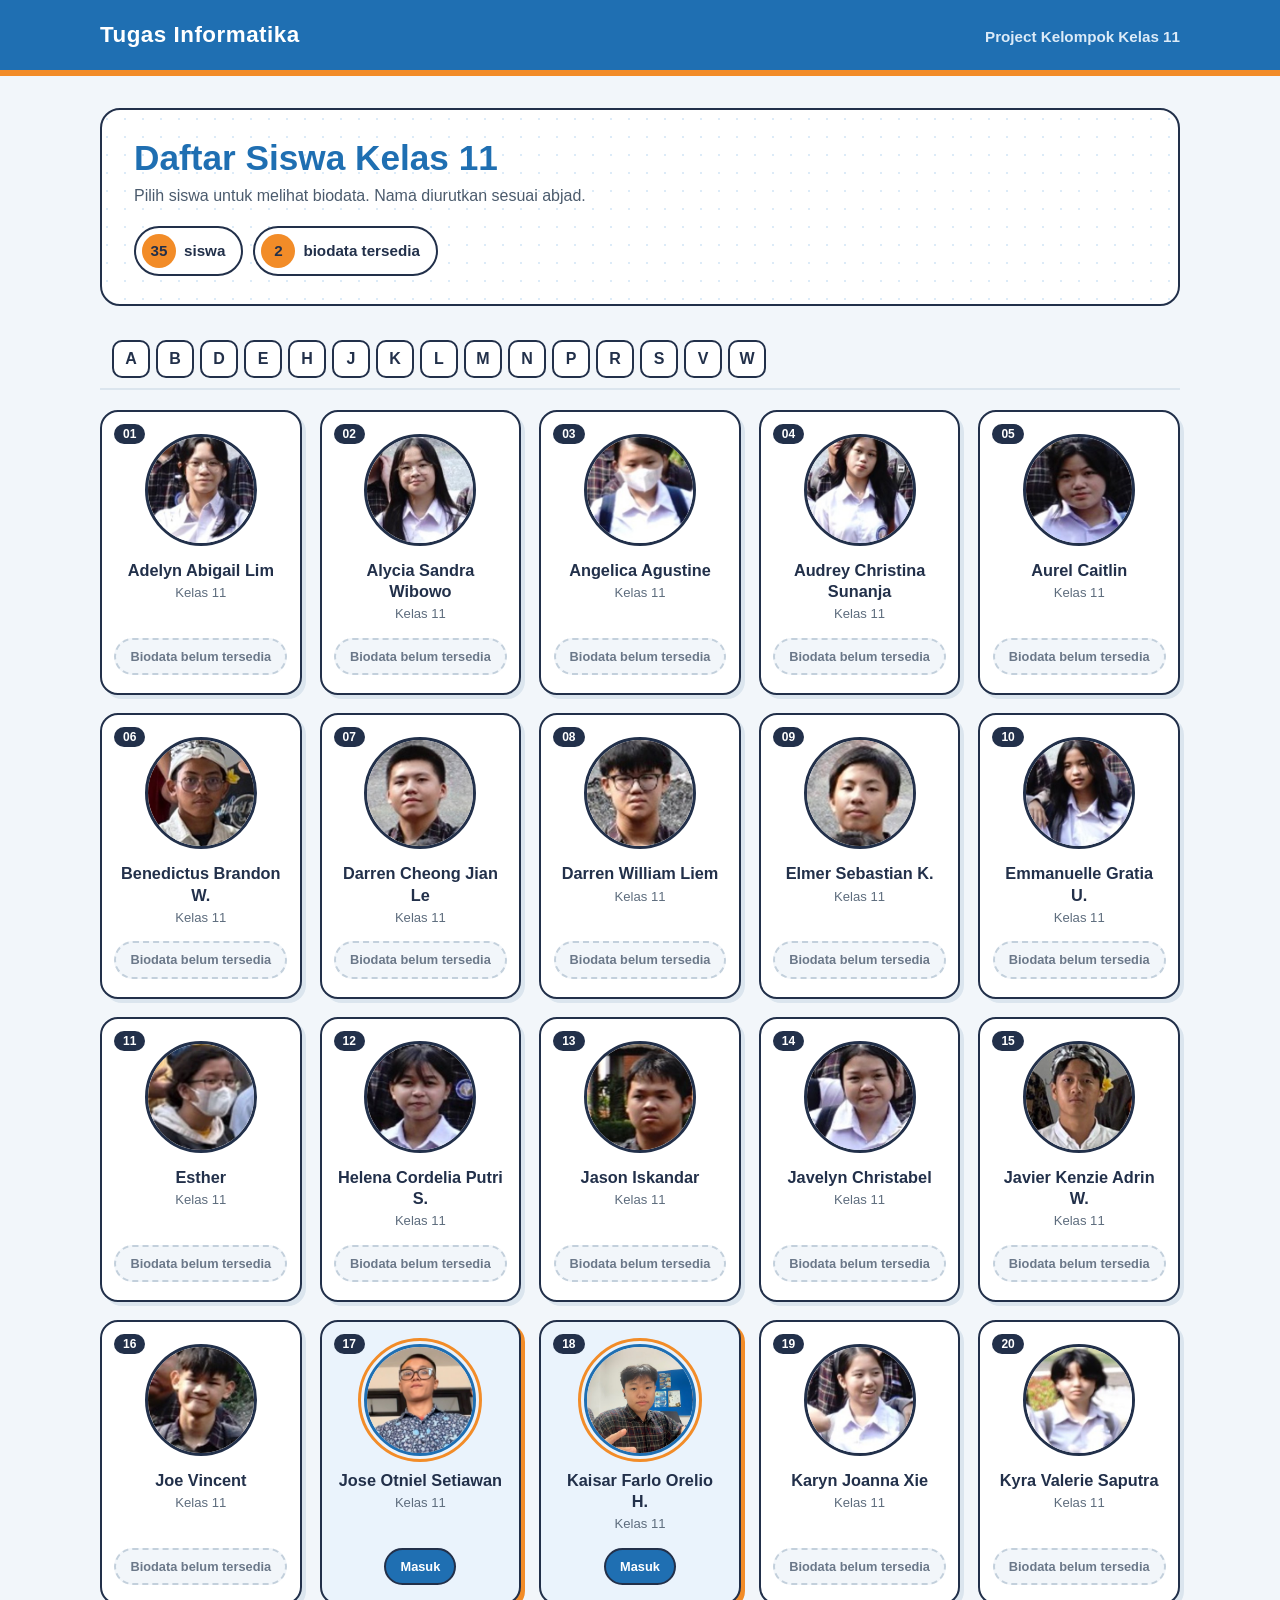
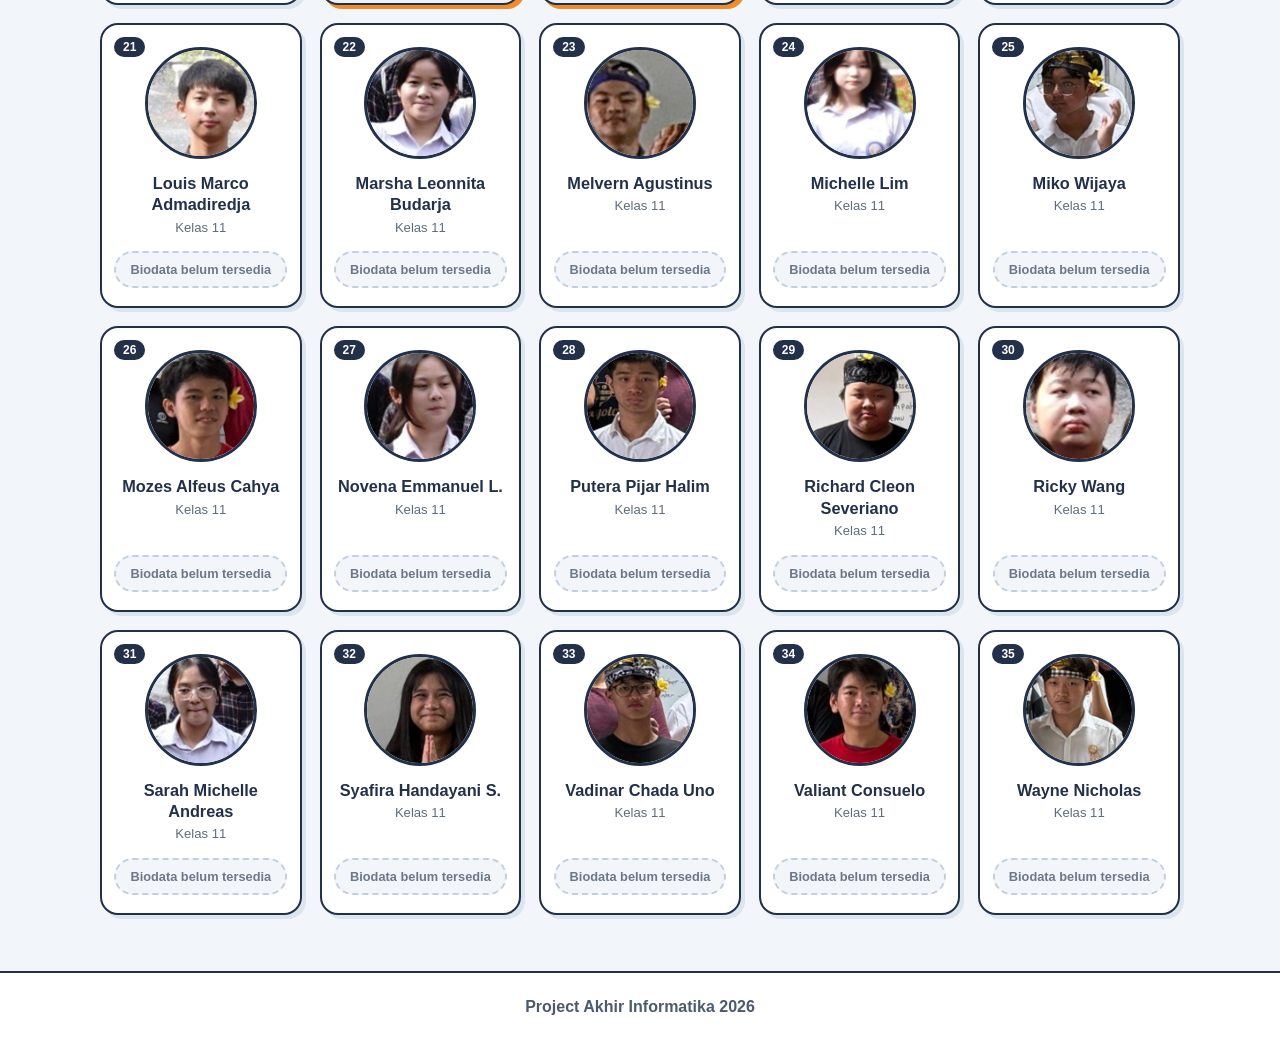
<file: index.html>
<!DOCTYPE html>
<html lang="id">
<head>
    <meta charset="UTF-8">
    <meta name="viewport" content="width=device-width, initial-scale=1.0">
    <title>Daftar Siswa Kelas 11</title>
    <link rel="icon" type="image/png" href="images/logo-sekolah.png">
    <link rel="stylesheet" href="daftar.css">
</head>
<body class="kf-page">

<header class="kf-header">
    <div class="kf-header-isi">
        <p class="kf-header-judul">Tugas Informatika</p>
        <p class="kf-header-sub">Project Kelompok Kelas 11</p>
    </div>
</header>

<main class="kf-daftar">
    <section class="kf-hero">
        <h1 class="kf-judul">Daftar Siswa Kelas 11</h1>
        <p class="kf-intro">Pilih siswa untuk melihat biodata. Nama diurutkan sesuai abjad.</p>
        <div class="kf-statistik">
            <p class="kf-stat"><span class="kf-stat-angka">35</span> siswa</p>
            <p class="kf-stat"><span class="kf-stat-angka">2</span> biodata tersedia</p>
        </div>
    </section>

    <nav class="kf-abjad" aria-label="Lompat ke huruf">
        <a class="kf-abjad-link" href="#huruf-a">A</a>
        <a class="kf-abjad-link" href="#huruf-b">B</a>
        <a class="kf-abjad-link" href="#huruf-d">D</a>
        <a class="kf-abjad-link" href="#huruf-e">E</a>
        <a class="kf-abjad-link" href="#huruf-h">H</a>
        <a class="kf-abjad-link" href="#huruf-j">J</a>
        <a class="kf-abjad-link" href="#huruf-k">K</a>
        <a class="kf-abjad-link" href="#huruf-l">L</a>
        <a class="kf-abjad-link" href="#huruf-m">M</a>
        <a class="kf-abjad-link" href="#huruf-n">N</a>
        <a class="kf-abjad-link" href="#huruf-p">P</a>
        <a class="kf-abjad-link" href="#huruf-r">R</a>
        <a class="kf-abjad-link" href="#huruf-s">S</a>
        <a class="kf-abjad-link" href="#huruf-v">V</a>
        <a class="kf-abjad-link" href="#huruf-w">W</a>
    </nav>

    <div class="kf-grid">
        <article class="kf-kartu" id="huruf-a">
            <p class="kf-nomor">01</p>
            <div class="kf-foto-link">
                <img class="kf-foto" src="images/adel.jpg" alt="Foto Adelyn Abigail Lim">
            </div>
            <h2 class="kf-kartu-nama">Adelyn Abigail Lim</h2>
            <p class="kf-kelas">Kelas 11</p>
            <span class="kf-belum">Biodata belum tersedia</span>
        </article>
        <article class="kf-kartu">
            <p class="kf-nomor">02</p>
            <div class="kf-foto-link">
                <img class="kf-foto" src="images/alycia.jpg" alt="Foto Alycia Sandra Wibowo">
            </div>
            <h2 class="kf-kartu-nama">Alycia Sandra Wibowo</h2>
            <p class="kf-kelas">Kelas 11</p>
            <span class="kf-belum">Biodata belum tersedia</span>
        </article>
        <article class="kf-kartu">
            <p class="kf-nomor">03</p>
            <div class="kf-foto-link">
                <img class="kf-foto" src="images/angel.jpg" alt="Foto Angelica Agustine">
            </div>
            <h2 class="kf-kartu-nama">Angelica Agustine</h2>
            <p class="kf-kelas">Kelas 11</p>
            <span class="kf-belum">Biodata belum tersedia</span>
        </article>
        <article class="kf-kartu">
            <p class="kf-nomor">04</p>
            <div class="kf-foto-link">
                <img class="kf-foto" src="images/audrey.jpg" alt="Foto Audrey Christina Sunanja">
            </div>
            <h2 class="kf-kartu-nama">Audrey Christina Sunanja</h2>
            <p class="kf-kelas">Kelas 11</p>
            <span class="kf-belum">Biodata belum tersedia</span>
        </article>
        <article class="kf-kartu">
            <p class="kf-nomor">05</p>
            <div class="kf-foto-link">
                <img class="kf-foto" src="images/aurel.jpg" alt="Foto Aurel Caitlin">
            </div>
            <h2 class="kf-kartu-nama">Aurel Caitlin</h2>
            <p class="kf-kelas">Kelas 11</p>
            <span class="kf-belum">Biodata belum tersedia</span>
        </article>
        <article class="kf-kartu" id="huruf-b">
            <p class="kf-nomor">06</p>
            <div class="kf-foto-link">
                <img class="kf-foto" src="images/brandon.jpg" alt="Foto Benedictus Brandon W.">
            </div>
            <h2 class="kf-kartu-nama">Benedictus Brandon W.</h2>
            <p class="kf-kelas">Kelas 11</p>
            <span class="kf-belum">Biodata belum tersedia</span>
        </article>
        <article class="kf-kartu" id="huruf-d">
            <p class="kf-nomor">07</p>
            <div class="kf-foto-link">
                <img class="kf-foto" src="images/dc.jpg" alt="Foto Darren Cheong Jian Le">
            </div>
            <h2 class="kf-kartu-nama">Darren Cheong Jian Le</h2>
            <p class="kf-kelas">Kelas 11</p>
            <span class="kf-belum">Biodata belum tersedia</span>
        </article>
        <article class="kf-kartu">
            <p class="kf-nomor">08</p>
            <div class="kf-foto-link">
                <img class="kf-foto" src="images/dw.jpg" alt="Foto Darren William Liem">
            </div>
            <h2 class="kf-kartu-nama">Darren William Liem</h2>
            <p class="kf-kelas">Kelas 11</p>
            <span class="kf-belum">Biodata belum tersedia</span>
        </article>
        <article class="kf-kartu" id="huruf-e">
            <p class="kf-nomor">09</p>
            <div class="kf-foto-link">
                <img class="kf-foto" src="images/elmer.jpg" alt="Foto Elmer Sebastian K.">
            </div>
            <h2 class="kf-kartu-nama">Elmer Sebastian K.</h2>
            <p class="kf-kelas">Kelas 11</p>
            <span class="kf-belum">Biodata belum tersedia</span>
        </article>
        <article class="kf-kartu">
            <p class="kf-nomor">10</p>
            <div class="kf-foto-link">
                <img class="kf-foto" src="images/grace.jpg" alt="Foto Emmanuelle Gratia U.">
            </div>
            <h2 class="kf-kartu-nama">Emmanuelle Gratia U.</h2>
            <p class="kf-kelas">Kelas 11</p>
            <span class="kf-belum">Biodata belum tersedia</span>
        </article>
        <article class="kf-kartu">
            <p class="kf-nomor">11</p>
            <div class="kf-foto-link">
                <img class="kf-foto" src="images/esther.jpg" alt="Foto Esther">
            </div>
            <h2 class="kf-kartu-nama">Esther</h2>
            <p class="kf-kelas">Kelas 11</p>
            <span class="kf-belum">Biodata belum tersedia</span>
        </article>
        <article class="kf-kartu" id="huruf-h">
            <p class="kf-nomor">12</p>
            <div class="kf-foto-link">
                <img class="kf-foto" src="images/helena.jpg" alt="Foto Helena Cordelia Putri S.">
            </div>
            <h2 class="kf-kartu-nama">Helena Cordelia Putri S.</h2>
            <p class="kf-kelas">Kelas 11</p>
            <span class="kf-belum">Biodata belum tersedia</span>
        </article>
        <article class="kf-kartu" id="huruf-j">
            <p class="kf-nomor">13</p>
            <div class="kf-foto-link">
                <img class="kf-foto" src="images/jason.jpg" alt="Foto Jason Iskandar">
            </div>
            <h2 class="kf-kartu-nama">Jason Iskandar</h2>
            <p class="kf-kelas">Kelas 11</p>
            <span class="kf-belum">Biodata belum tersedia</span>
        </article>
        <article class="kf-kartu">
            <p class="kf-nomor">14</p>
            <div class="kf-foto-link">
                <img class="kf-foto" src="images/javelyn.jpg" alt="Foto Javelyn Christabel">
            </div>
            <h2 class="kf-kartu-nama">Javelyn Christabel</h2>
            <p class="kf-kelas">Kelas 11</p>
            <span class="kf-belum">Biodata belum tersedia</span>
        </article>
        <article class="kf-kartu">
            <p class="kf-nomor">15</p>
            <div class="kf-foto-link">
                <img class="kf-foto" src="images/kenzie.jpg" alt="Foto Javier Kenzie Adrin W.">
            </div>
            <h2 class="kf-kartu-nama">Javier Kenzie Adrin W.</h2>
            <p class="kf-kelas">Kelas 11</p>
            <span class="kf-belum">Biodata belum tersedia</span>
        </article>
        <article class="kf-kartu">
            <p class="kf-nomor">16</p>
            <div class="kf-foto-link">
                <img class="kf-foto" src="images/vincent.jpg" alt="Foto Joe Vincent">
            </div>
            <h2 class="kf-kartu-nama">Joe Vincent</h2>
            <p class="kf-kelas">Kelas 11</p>
            <span class="kf-belum">Biodata belum tersedia</span>
        </article>
        <article class="kf-kartu kf-kartu-ada">
            <p class="kf-nomor">17</p>
            <a class="kf-foto-link" href="jose.html">
                <img class="kf-foto" src="images/jose.jpg" alt="Foto Jose Otniel Setiawan">
            </a>
            <h2 class="kf-kartu-nama">Jose Otniel Setiawan</h2>
            <p class="kf-kelas">Kelas 11</p>
            <a class="kf-masuk" href="jose.html">Masuk</a>
        </article>
        <article class="kf-kartu kf-kartu-ada" id="huruf-k">
            <p class="kf-nomor">18</p>
            <a class="kf-foto-link" href="farlo.html">
                <img class="kf-foto" src="images/farlo.jpg" alt="Foto Kaisar Farlo Orelio H.">
            </a>
            <h2 class="kf-kartu-nama">Kaisar Farlo Orelio H.</h2>
            <p class="kf-kelas">Kelas 11</p>
            <a class="kf-masuk" href="farlo.html">Masuk</a>
        </article>
        <article class="kf-kartu">
            <p class="kf-nomor">19</p>
            <div class="kf-foto-link">
                <img class="kf-foto" src="images/karyn.jpg" alt="Foto Karyn Joanna Xie">
            </div>
            <h2 class="kf-kartu-nama">Karyn Joanna Xie</h2>
            <p class="kf-kelas">Kelas 11</p>
            <span class="kf-belum">Biodata belum tersedia</span>
        </article>
        <article class="kf-kartu">
            <p class="kf-nomor">20</p>
            <div class="kf-foto-link">
                <img class="kf-foto" src="images/kyra.jpg" alt="Foto Kyra Valerie Saputra">
            </div>
            <h2 class="kf-kartu-nama">Kyra Valerie Saputra</h2>
            <p class="kf-kelas">Kelas 11</p>
            <span class="kf-belum">Biodata belum tersedia</span>
        </article>
        <article class="kf-kartu" id="huruf-l">
            <p class="kf-nomor">21</p>
            <div class="kf-foto-link">
                <img class="kf-foto" src="images/louis.jpg" alt="Foto Louis Marco Admadiredja">
            </div>
            <h2 class="kf-kartu-nama">Louis Marco Admadiredja</h2>
            <p class="kf-kelas">Kelas 11</p>
            <span class="kf-belum">Biodata belum tersedia</span>
        </article>
        <article class="kf-kartu" id="huruf-m">
            <p class="kf-nomor">22</p>
            <div class="kf-foto-link">
                <img class="kf-foto" src="images/marsha.jpg" alt="Foto Marsha Leonnita Budarja">
            </div>
            <h2 class="kf-kartu-nama">Marsha Leonnita Budarja</h2>
            <p class="kf-kelas">Kelas 11</p>
            <span class="kf-belum">Biodata belum tersedia</span>
        </article>
        <article class="kf-kartu">
            <p class="kf-nomor">23</p>
            <div class="kf-foto-link">
                <img class="kf-foto" src="images/melvern.jpg" alt="Foto Melvern Agustinus">
            </div>
            <h2 class="kf-kartu-nama">Melvern Agustinus</h2>
            <p class="kf-kelas">Kelas 11</p>
            <span class="kf-belum">Biodata belum tersedia</span>
        </article>
        <article class="kf-kartu">
            <p class="kf-nomor">24</p>
            <div class="kf-foto-link">
                <img class="kf-foto" src="images/michelle.jpg" alt="Foto Michelle Lim">
            </div>
            <h2 class="kf-kartu-nama">Michelle Lim</h2>
            <p class="kf-kelas">Kelas 11</p>
            <span class="kf-belum">Biodata belum tersedia</span>
        </article>
        <article class="kf-kartu">
            <p class="kf-nomor">25</p>
            <div class="kf-foto-link">
                <img class="kf-foto" src="images/miko.jpg" alt="Foto Miko Wijaya">
            </div>
            <h2 class="kf-kartu-nama">Miko Wijaya</h2>
            <p class="kf-kelas">Kelas 11</p>
            <span class="kf-belum">Biodata belum tersedia</span>
        </article>
        <article class="kf-kartu">
            <p class="kf-nomor">26</p>
            <div class="kf-foto-link">
                <img class="kf-foto" src="images/mozes.jpg" alt="Foto Mozes Alfeus Cahya">
            </div>
            <h2 class="kf-kartu-nama">Mozes Alfeus Cahya</h2>
            <p class="kf-kelas">Kelas 11</p>
            <span class="kf-belum">Biodata belum tersedia</span>
        </article>
        <article class="kf-kartu" id="huruf-n">
            <p class="kf-nomor">27</p>
            <div class="kf-foto-link">
                <img class="kf-foto" src="images/novena.jpg" alt="Foto Novena Emmanuel L.">
            </div>
            <h2 class="kf-kartu-nama">Novena Emmanuel L.</h2>
            <p class="kf-kelas">Kelas 11</p>
            <span class="kf-belum">Biodata belum tersedia</span>
        </article>
        <article class="kf-kartu" id="huruf-p">
            <p class="kf-nomor">28</p>
            <div class="kf-foto-link">
                <img class="kf-foto" src="images/putera.jpg" alt="Foto Putera Pijar Halim">
            </div>
            <h2 class="kf-kartu-nama">Putera Pijar Halim</h2>
            <p class="kf-kelas">Kelas 11</p>
            <span class="kf-belum">Biodata belum tersedia</span>
        </article>
        <article class="kf-kartu" id="huruf-r">
            <p class="kf-nomor">29</p>
            <div class="kf-foto-link">
                <img class="kf-foto" src="images/richard.jpg" alt="Foto Richard Cleon Severiano">
            </div>
            <h2 class="kf-kartu-nama">Richard Cleon Severiano</h2>
            <p class="kf-kelas">Kelas 11</p>
            <span class="kf-belum">Biodata belum tersedia</span>
        </article>
        <article class="kf-kartu">
            <p class="kf-nomor">30</p>
            <div class="kf-foto-link">
                <img class="kf-foto" src="images/ricky.jpg" alt="Foto Ricky Wang">
            </div>
            <h2 class="kf-kartu-nama">Ricky Wang</h2>
            <p class="kf-kelas">Kelas 11</p>
            <span class="kf-belum">Biodata belum tersedia</span>
        </article>
        <article class="kf-kartu" id="huruf-s">
            <p class="kf-nomor">31</p>
            <div class="kf-foto-link">
                <img class="kf-foto" src="images/sarah.jpg" alt="Foto Sarah Michelle Andreas">
            </div>
            <h2 class="kf-kartu-nama">Sarah Michelle Andreas</h2>
            <p class="kf-kelas">Kelas 11</p>
            <span class="kf-belum">Biodata belum tersedia</span>
        </article>
        <article class="kf-kartu">
            <p class="kf-nomor">32</p>
            <div class="kf-foto-link">
                <img class="kf-foto" src="images/syafira.jpg" alt="Foto Syafira Handayani S.">
            </div>
            <h2 class="kf-kartu-nama">Syafira Handayani S.</h2>
            <p class="kf-kelas">Kelas 11</p>
            <span class="kf-belum">Biodata belum tersedia</span>
        </article>
        <article class="kf-kartu" id="huruf-v">
            <p class="kf-nomor">33</p>
            <div class="kf-foto-link">
                <img class="kf-foto" src="images/vadinar.jpg" alt="Foto Vadinar Chada Uno">
            </div>
            <h2 class="kf-kartu-nama">Vadinar Chada Uno</h2>
            <p class="kf-kelas">Kelas 11</p>
            <span class="kf-belum">Biodata belum tersedia</span>
        </article>
        <article class="kf-kartu">
            <p class="kf-nomor">34</p>
            <div class="kf-foto-link">
                <img class="kf-foto" src="images/valiant.jpg" alt="Foto Valiant Consuelo">
            </div>
            <h2 class="kf-kartu-nama">Valiant Consuelo</h2>
            <p class="kf-kelas">Kelas 11</p>
            <span class="kf-belum">Biodata belum tersedia</span>
        </article>
        <article class="kf-kartu" id="huruf-w">
            <p class="kf-nomor">35</p>
            <div class="kf-foto-link">
                <img class="kf-foto" src="images/wayne.jpg" alt="Foto Wayne Nicholas">
            </div>
            <h2 class="kf-kartu-nama">Wayne Nicholas</h2>
            <p class="kf-kelas">Kelas 11</p>
            <span class="kf-belum">Biodata belum tersedia</span>
        </article>
    </div>
</main>

<footer class="kf-footer">
    Project Akhir Informatika 2026
</footer>
</body>
</html>
</file>
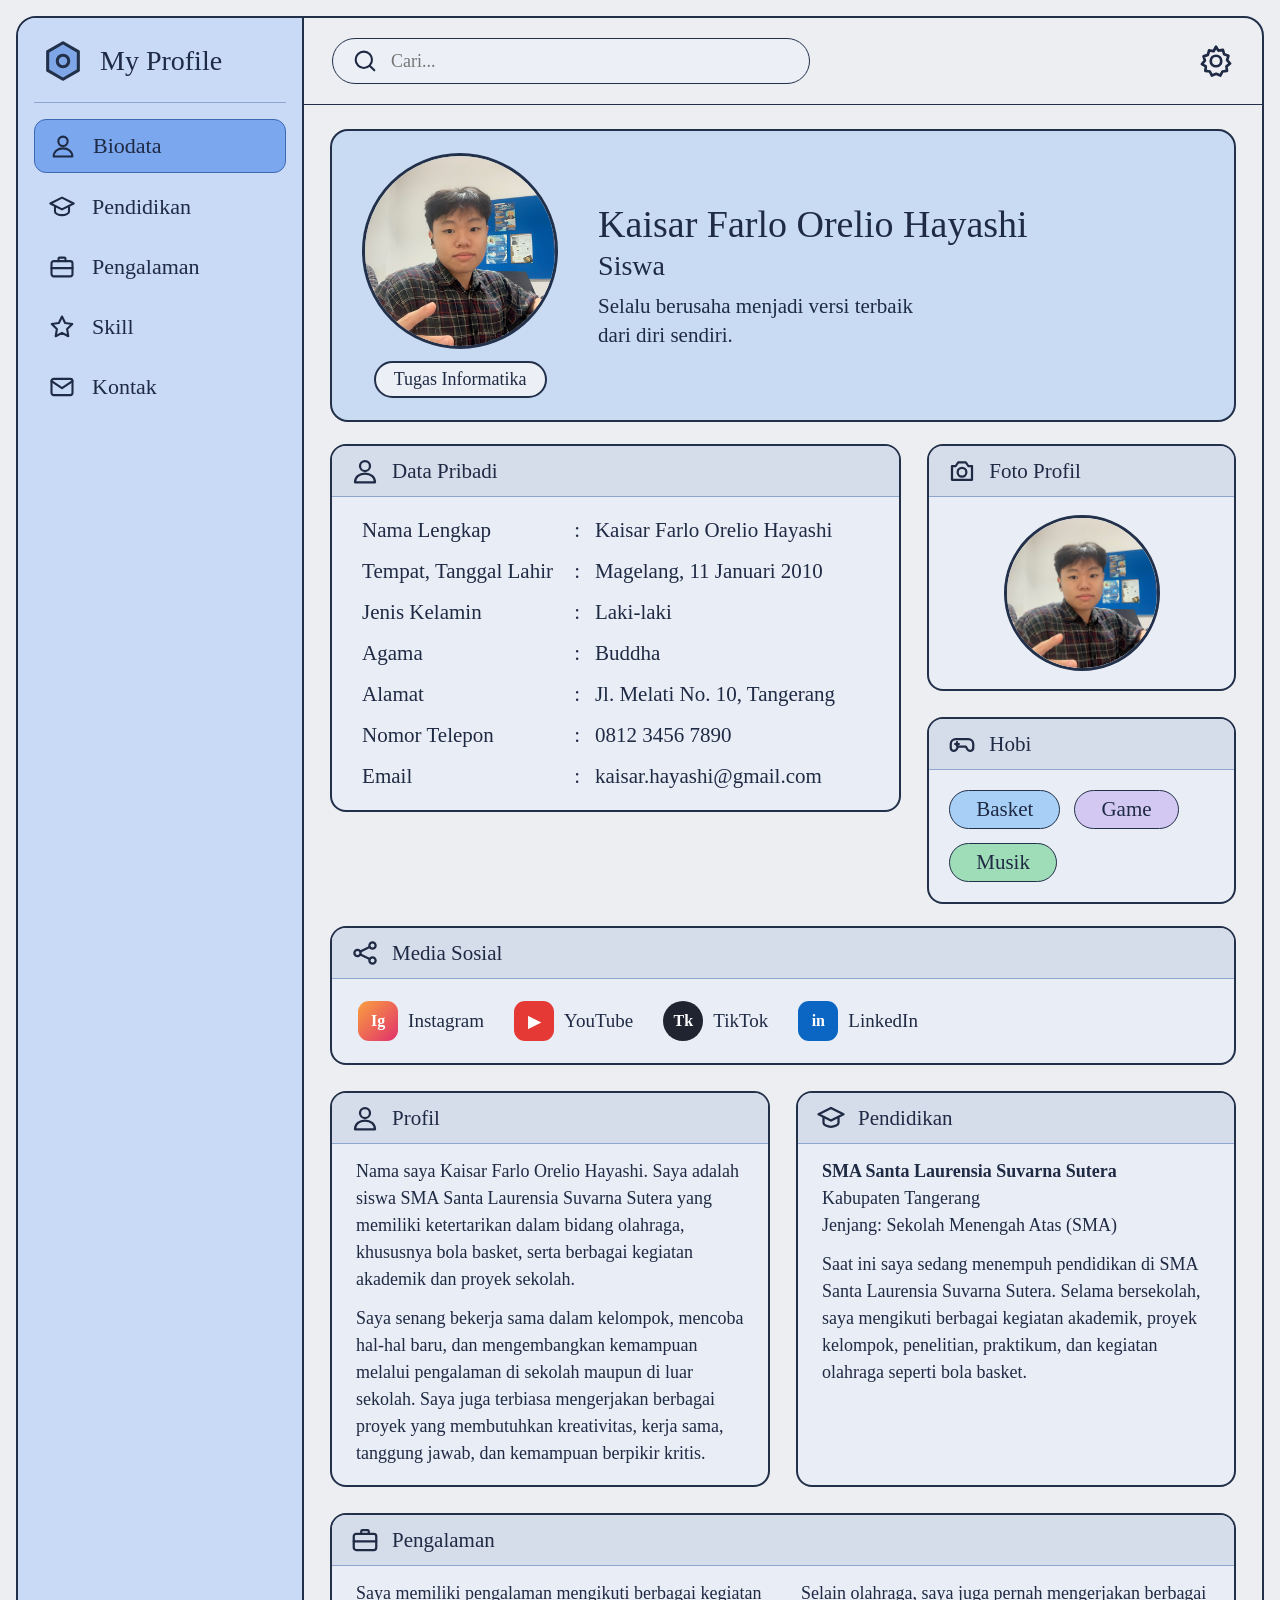
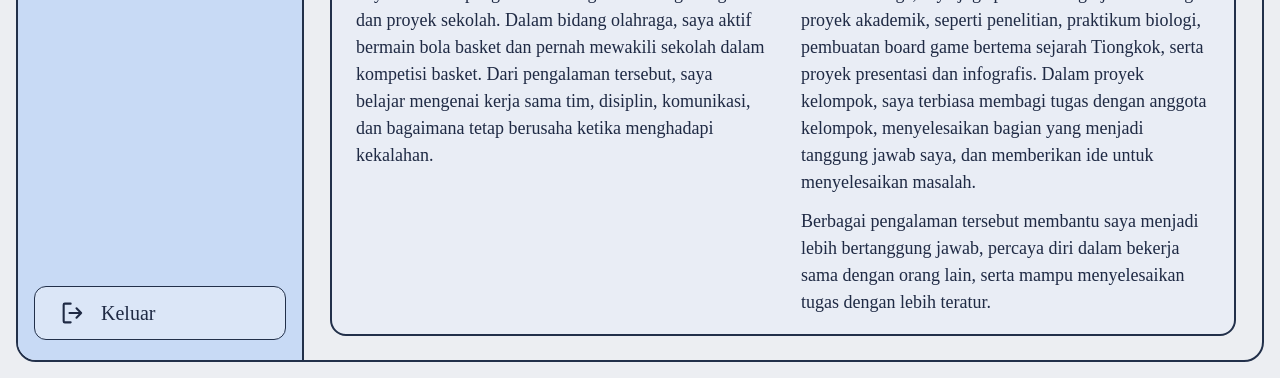
<file: farlo.html>
<!DOCTYPE html>
<html lang="id">
<head>
<meta charset="UTF-8">
<meta name="viewport" content="width=device-width, initial-scale=1">
<title>My Profile - Kaisar Farlo Orelio Hayashi</title>
<link rel="icon" type="image/png" href="images/logo-sekolah.png">
<link rel="stylesheet" href="farlo.css">
</head>
<body class="kf-body">
<div class="kf-app">

  <aside class="kf-sidebar">
    <a class="kf-logo" href="index.html">
      <svg class="kf-logo-ikon" viewBox="0 0 24 24"><path d="M12 2.5l8 4.6v9.8l-8 4.6-8-4.6V7.1z"/><circle cx="12" cy="12" r="3"/></svg>
      <span>My Profile</span>
    </a>
    <nav class="kf-menu">
      <a class="kf-menu-item kf-aktif" href="#biodata">
        <svg class="kf-ikon" viewBox="0 0 24 24"><circle cx="12" cy="8" r="4"/><path d="M4 21c0-4.4 3.6-7 8-7s8 2.6 8 7z"/></svg>Biodata
      </a>
      <a class="kf-menu-item" href="#pendidikan">
        <svg class="kf-ikon" viewBox="0 0 24 24"><path d="M2 9l10-5 10 5-10 5z"/><path d="M6 11.5V16c0 1.5 3 3 6 3s6-1.5 6-3v-4.5"/></svg>Pendidikan
      </a>
      <a class="kf-menu-item" href="#pengalaman">
        <svg class="kf-ikon" viewBox="0 0 24 24"><rect x="3" y="7" width="18" height="13" rx="2"/><path d="M9 7V5a1 1 0 011-1h4a1 1 0 011 1v2M3 13h18"/></svg>Pengalaman
      </a>
      <a class="kf-menu-item" href="#skill">
        <svg class="kf-ikon" viewBox="0 0 24 24"><path d="M12 3l2.7 5.6 6.1.9-4.4 4.3 1 6.1L12 17l-5.4 2.9 1-6.1L3.2 9.5l6.1-.9z"/></svg>Skill
      </a>
      <a class="kf-menu-item" href="#kontak">
        <svg class="kf-ikon" viewBox="0 0 24 24"><rect x="3" y="5" width="18" height="14" rx="2"/><path d="M3 7l9 6 9-6"/></svg>Kontak
      </a>
    </nav>
    <a class="kf-keluar" href="index.html">
      <svg class="kf-ikon" viewBox="0 0 24 24"><path d="M10 4H5a1 1 0 00-1 1v14a1 1 0 001 1h5M15 8l4 4-4 4M19 12H9"/></svg>Keluar
    </a>
  </aside>

  <div class="kf-utama">
    <header class="kf-atas">
      <div class="kf-cari">
        <svg class="kf-ikon" viewBox="0 0 24 24"><circle cx="11" cy="11" r="7"/><path d="M20 20l-4-4"/></svg>
        <input class="kf-cari-input" type="search" placeholder="Cari..." aria-label="Cari">
      </div>
      <svg class="kf-ikon kf-gear" viewBox="0 0 24 24"><circle cx="12" cy="12" r="3.5"/><path d="M12 2.5l1.6 2.6 3-.6.8 3 2.9 1-.9 2.9 2 2.3-2.4 1.9.3 3-3 .4-1.4 2.7-2.8-1.2-2.8 1.2-1.4-2.7-3-.4.3-3L2.6 14.1l2-2.3-.9-2.9 2.9-1 .8-3 3 .6z"/></svg>
    </header>

    <main class="kf-isi" id="biodata">
      <section class="kf-profil">
        <div class="kf-foto-wrap">
          <a class="kf-foto-link" href="jose.html">
            <img class="kf-foto kf-foto-besar" src="images/farlo.jpg" alt="Foto Kaisar Farlo Orelio Hayashi">
          </a>
          <a class="kf-badge" href="index.html">Tugas Informatika</a>
        </div>
        <div class="kf-profil-teks">
          <h1 class="kf-nama">Kaisar Farlo Orelio Hayashi</h1>
          <p class="kf-peran">Siswa</p>
          <p class="kf-bio">Selalu berusaha menjadi versi terbaik dari diri sendiri.</p>
        </div>
      </section>

      <div class="kf-kolom">
        <div class="kf-kiri">
          <section class="kf-kartu">
            <h2 class="kf-judul">
              <svg class="kf-ikon" viewBox="0 0 24 24"><circle cx="12" cy="8" r="4"/><path d="M4 21c0-4.4 3.6-7 8-7s8 2.6 8 7z"/></svg>Data Pribadi
            </h2>
            <table class="kf-tabel">
              <tr><td>Nama Lengkap</td><td>:</td><td>Kaisar Farlo Orelio Hayashi</td></tr>
              <tr><td>Tempat, Tanggal Lahir</td><td>:</td><td>Magelang, 11 Januari 2010</td></tr>
              <tr><td>Jenis Kelamin</td><td>:</td><td>Laki-laki</td></tr>
              <tr><td>Agama</td><td>:</td><td>Buddha</td></tr>
              <tr><td>Alamat</td><td>:</td><td>Jl. Melati No. 10, Tangerang</td></tr>
              <tr><td>Nomor Telepon</td><td>:</td><td>0812 3456 7890</td></tr>
              <tr><td>Email</td><td>:</td><td>kaisar.hayashi@gmail.com</td></tr>
            </table>
          </section>
        </div>

        <div class="kf-kanan">
          <section class="kf-kartu">
            <h2 class="kf-judul">
              <svg class="kf-ikon" viewBox="0 0 24 24"><path d="M4 8h3l2-3h6l2 3h3v11H4z"/><circle cx="12" cy="13" r="3.5"/></svg>Foto Profil
            </h2>
            <div class="kf-foto-kotak">
              <img class="kf-foto kf-foto-sedang" src="images/farlo.jpg" alt="Foto profil Kaisar Farlo Orelio Hayashi">
            </div>
          </section>

          <section class="kf-kartu" id="skill">
            <h2 class="kf-judul">
              <svg class="kf-ikon" viewBox="0 0 24 24"><path d="M7 8h10a4 4 0 014 4v3a2.5 2.5 0 01-4.5 1.5L15 14H9l-1.5 2.5A2.5 2.5 0 013 15v-3a4 4 0 014-4z"/><path d="M8 10.5v3M6.5 12h3"/></svg>Hobi
            </h2>
            <div class="kf-hobi">
              <span class="kf-label kf-biru">Basket</span>
              <span class="kf-label kf-lembayung">Game</span>
              <span class="kf-label kf-hijau">Musik</span>
            </div>
          </section>
        </div>
      </div>

      <div class="kf-bawah">
        <section class="kf-kartu kf-penuh" id="kontak">
          <h2 class="kf-judul">
            <svg class="kf-ikon" viewBox="0 0 24 24"><circle cx="6" cy="12" r="2.5"/><circle cx="18" cy="6" r="2.5"/><circle cx="18" cy="18" r="2.5"/><path d="M8.3 10.8l7.4-3.6M8.3 13.2l7.4 3.6"/></svg>Media Sosial
          </h2>
          <div class="kf-sosial">
            <a class="kf-sosial-item" href="#"><span class="kf-sosial-ikon kf-ig">Ig</span>Instagram</a>
            <a class="kf-sosial-item" href="#"><span class="kf-sosial-ikon kf-yt">&#9654;</span>YouTube</a>
            <a class="kf-sosial-item" href="#"><span class="kf-sosial-ikon kf-tt">Tk</span>TikTok</a>
            <a class="kf-sosial-item" href="#"><span class="kf-sosial-ikon kf-li">in</span>LinkedIn</a>
          </div>
        </section>

          <section class="kf-kartu">
            <h2 class="kf-judul">
              <svg class="kf-ikon" viewBox="0 0 24 24"><circle cx="12" cy="8" r="4"/><path d="M4 21c0-4.4 3.6-7 8-7s8 2.6 8 7z"/></svg>Profil
            </h2>
            <div class="kf-teks">
              <p class="kf-paragraf">Nama saya Kaisar Farlo Orelio Hayashi. Saya adalah siswa SMA Santa Laurensia Suvarna Sutera yang memiliki ketertarikan dalam bidang olahraga, khususnya bola basket, serta berbagai kegiatan akademik dan proyek sekolah.</p>
              <p class="kf-paragraf">Saya senang bekerja sama dalam kelompok, mencoba hal-hal baru, dan mengembangkan kemampuan melalui pengalaman di sekolah maupun di luar sekolah. Saya juga terbiasa mengerjakan berbagai proyek yang membutuhkan kreativitas, kerja sama, tanggung jawab, dan kemampuan berpikir kritis.</p>
            </div>
          </section>
  
          <section class="kf-kartu" id="pendidikan">
            <h2 class="kf-judul">
              <svg class="kf-ikon" viewBox="0 0 24 24"><path d="M2 9l10-5 10 5-10 5z"/><path d="M6 11.5V16c0 1.5 3 3 6 3s6-1.5 6-3v-4.5"/></svg>Pendidikan
            </h2>
            <div class="kf-teks">
              <p class="kf-paragraf"><strong class="kf-tebal">SMA Santa Laurensia Suvarna Sutera</strong><br>Kabupaten Tangerang<br>Jenjang: Sekolah Menengah Atas (SMA)</p>
              <p class="kf-paragraf">Saat ini saya sedang menempuh pendidikan di SMA Santa Laurensia Suvarna Sutera. Selama bersekolah, saya mengikuti berbagai kegiatan akademik, proyek kelompok, penelitian, praktikum, dan kegiatan olahraga seperti bola basket.</p>
            </div>
          </section>
  
          <section class="kf-kartu kf-lebar" id="pengalaman">
            <h2 class="kf-judul">
              <svg class="kf-ikon" viewBox="0 0 24 24"><rect x="3" y="7" width="18" height="13" rx="2"/><path d="M9 7V5a1 1 0 011-1h4a1 1 0 011 1v2M3 13h18"/></svg>Pengalaman
            </h2>
            <div class="kf-teks">
              <p class="kf-paragraf">Saya memiliki pengalaman mengikuti berbagai kegiatan dan proyek sekolah. Dalam bidang olahraga, saya aktif bermain bola basket dan pernah mewakili sekolah dalam kompetisi basket. Dari pengalaman tersebut, saya belajar mengenai kerja sama tim, disiplin, komunikasi, dan bagaimana tetap berusaha ketika menghadapi kekalahan.</p>
              <p class="kf-paragraf">Selain olahraga, saya juga pernah mengerjakan berbagai proyek akademik, seperti penelitian, praktikum biologi, pembuatan board game bertema sejarah Tiongkok, serta proyek presentasi dan infografis. Dalam proyek kelompok, saya terbiasa membagi tugas dengan anggota kelompok, menyelesaikan bagian yang menjadi tanggung jawab saya, dan memberikan ide untuk menyelesaikan masalah.</p>
              <p class="kf-paragraf">Berbagai pengalaman tersebut membantu saya menjadi lebih bertanggung jawab, percaya diri dalam bekerja sama dengan orang lain, serta mampu menyelesaikan tugas dengan lebih teratur.</p>
            </div>
          </section>
      </div>
    </main>
  </div>

</div>
</body>
</html>
</file>
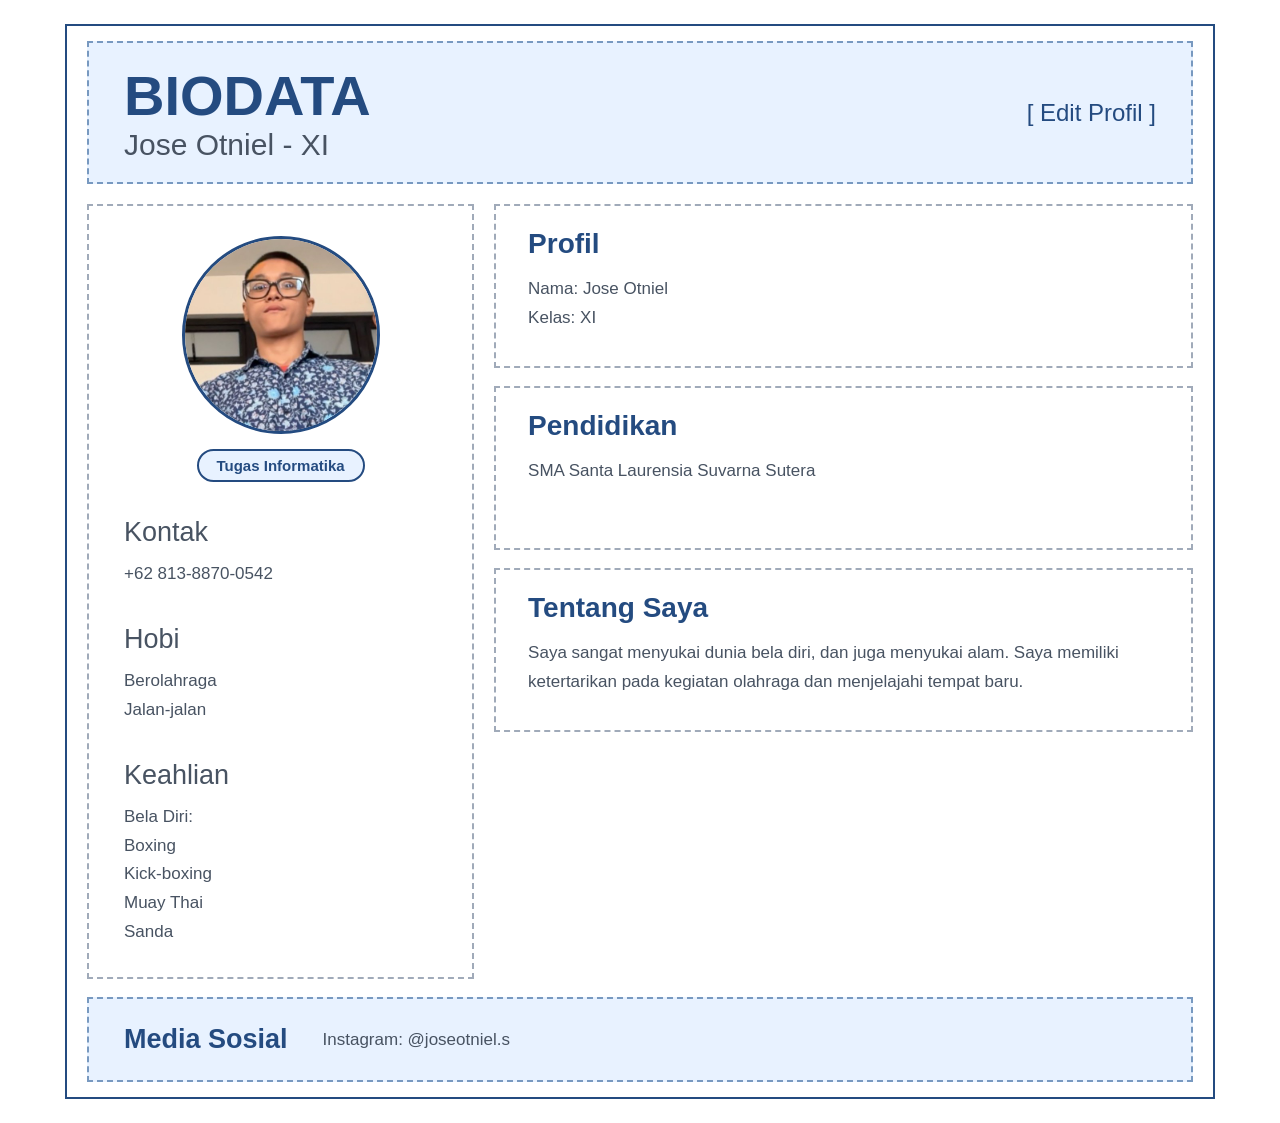
<file: jose.html>
<!DOCTYPE html>
<html lang="id">
<head>
    <meta charset="UTF-8">
    <meta name="viewport" content="width=device-width, initial-scale=1.0">
    <title>Biodata Jose Otniel</title>

    <link rel="icon" type="image/png" href="images/logo-sekolah.png">
    <link rel="stylesheet" href="jose.css">
</head>

<body class="jo-body">

    <div class="jo-container">

        <header class="jo-header">
            <div>
                <h1 class="jo-judul">BIODATA</h1>
                <h2 class="jo-nama">Jose Otniel - XI</h2>
            </div>
            <div class="jo-edit">[ Edit Profil ]</div>
        </header>

        <main class="jo-content">

            <aside class="jo-sidebar">

                <div class="jo-photo">
                    <a class="jo-foto-link" href="farlo.html">
                        <img class="jo-foto" src="images/jose.jpg" alt="Foto Jose Otniel">
                    </a>
                </div>
                <a class="jo-badge" href="index.html">Tugas Informatika</a>

                <div class="jo-side-item">
                    <h3>Kontak</h3>
                    <p>+62 813-8870-0542</p>
                </div>

                <div class="jo-side-item">
                    <h3>Hobi</h3>
                    <p>
                        Berolahraga<br>
                        Jalan-jalan
                    </p>
                </div>

                <div class="jo-side-item">
                    <h3>Keahlian</h3>
                    <p>
                        Bela Diri:<br>
                        Boxing<br>
                        Kick-boxing<br>
                        Muay Thai<br>
                        Sanda
                    </p>
                </div>

            </aside>

            <section class="jo-main-info">

                <div class="jo-info-box">
                    <h3>Profil</h3>
                    <p>
                        Nama: Jose Otniel<br>
                        Kelas: XI
                    </p>
                </div>

                <div class="jo-info-box">
                    <h3>Pendidikan</h3>
                    <p>
                        SMA Santa Laurensia Suvarna Sutera
                    </p>
                </div>

                <div class="jo-info-box">
                    <h3>Tentang Saya</h3>
                    <p>
                        Saya sangat menyukai dunia bela diri,
                        dan juga menyukai alam. Saya memiliki ketertarikan
                        pada kegiatan olahraga dan menjelajahi tempat baru.
                    </p>
                </div>

            </section>

        </main>

        <footer class="jo-social">
            <h3>Media Sosial</h3>

            <p>
                Instagram: @joseotniel.s
            </p>
        </footer>

    </div>

</body>
</html>
</file>
<file: daftar.css>
* {
    box-sizing: border-box;
    margin: 0;
    padding: 0;
}

html {
    scroll-behavior: smooth;
}

.kf-page {
    font-family: "Segoe UI", Arial, sans-serif;
    background: #f2f6fa;
    color: #22304a;
    line-height: 1.5;
}

.kf-header {
    background: #1f6fb2;
    color: #ffffff;
    border-bottom: 6px solid #f28c28;
}

.kf-header-isi {
    max-width: 1120px;
    margin: 0 auto;
    padding: 18px 20px;
    display: flex;
    align-items: baseline;
    justify-content: space-between;
    flex-wrap: wrap;
    gap: 4px 16px;
}

.kf-header-judul {
    font-family: "Arial Black", Arial, sans-serif;
    font-weight: 900;
    font-size: 1.4rem;
    letter-spacing: 0.5px;
}

.kf-header-sub {
    font-weight: 600;
    font-size: 0.95rem;
    color: #dcebf8;
}

.kf-daftar {
    max-width: 1120px;
    margin: 0 auto;
    padding: 32px 20px 56px;
}

.kf-hero {
    background: #ffffff;
    border: 2px solid #22304a;
    border-radius: 20px;
    padding: 28px 32px;
    background-image: radial-gradient(#dcebf8 1.5px, transparent 1.5px);
    background-size: 18px 18px;
    background-position: right top;
}

.kf-judul {
    font-size: 2.2rem;
    line-height: 1.15;
    color: #1f6fb2;
}

.kf-intro {
    margin-top: 6px;
    color: #4b5b6d;
    max-width: 520px;
}

.kf-statistik {
    margin-top: 18px;
    display: flex;
    flex-wrap: wrap;
    gap: 10px;
}

.kf-stat {
    display: flex;
    align-items: center;
    gap: 8px;
    padding: 6px 16px 6px 6px;
    background: #ffffff;
    border: 2px solid #22304a;
    border-radius: 99px;
    font-weight: 600;
    font-size: 0.95rem;
}

.kf-stat-angka {
    display: grid;
    place-items: center;
    min-width: 34px;
    height: 34px;
    padding: 0 8px;
    border-radius: 99px;
    background: #f28c28;
    color: #22304a;
    font-weight: 800;
}

.kf-abjad {
    position: sticky;
    top: 0;
    z-index: 10;
    margin: 24px 0 8px;
    padding: 10px 12px;
    display: flex;
    flex-wrap: wrap;
    gap: 6px;
    background: #f2f6fa;
    border-bottom: 2px solid #dbe5ee;
}

.kf-abjad-link {
    display: grid;
    place-items: center;
    width: 38px;
    height: 38px;
    border: 2px solid #22304a;
    border-radius: 10px;
    background: #ffffff;
    color: #22304a;
    font-weight: 800;
    text-decoration: none;
    transition: background 0.2s, color 0.2s, transform 0.2s;
}

.kf-abjad-link:hover {
    background: #1f6fb2;
    color: #ffffff;
    transform: translateY(-2px);
}

.kf-grid {
    margin-top: 20px;
    display: grid;
    grid-template-columns: repeat(auto-fill, minmax(200px, 1fr));
    gap: 18px;
}

.kf-kartu {
    position: relative;
    scroll-margin-top: 90px;
    display: flex;
    flex-direction: column;
    align-items: center;
    text-align: center;
    padding: 22px 16px 18px;
    background: #ffffff;
    border: 2px solid #22304a;
    border-radius: 18px;
    box-shadow: 4px 4px 0 #dbe5ee;
    transition: transform 0.2s, box-shadow 0.2s;
}

.kf-kartu:hover {
    transform: translate(-2px, -2px);
    box-shadow: 6px 6px 0 #c8daf5;
}

.kf-kartu-ada {
    background: #eaf3fc;
    box-shadow: 4px 4px 0 #f28c28;
}

.kf-kartu-ada:hover {
    box-shadow: 6px 6px 0 #f28c28;
}

.kf-nomor {
    position: absolute;
    top: 12px;
    left: 12px;
    padding: 1px 9px;
    border-radius: 99px;
    background: #22304a;
    color: #ffffff;
    font-size: 0.75rem;
    font-weight: 700;
}

.kf-foto-link {
    display: block;
    width: 112px;
    height: 112px;
    border-radius: 50%;
    border: 3px solid #22304a;
    overflow: hidden;
    background: #dcebf8;
}

.kf-kartu-ada .kf-foto-link {
    border-color: #1f6fb2;
    outline: 3px solid #f28c28;
    outline-offset: 3px;
}

.kf-foto {
    width: 100%;
    height: 100%;
    object-fit: cover;
    display: block;
}

.kf-kartu-nama {
    margin-top: 14px;
    font-size: 1.02rem;
    line-height: 1.3;
    color: #22304a;
    overflow-wrap: anywhere;
}

.kf-kelas {
    margin: 2px 0 14px;
    font-size: 0.82rem;
    color: #5d6c7d;
}

.kf-masuk,
.kf-belum {
    margin-top: auto;
    display: inline-block;
    padding: 7px 14px;
    white-space: nowrap;
    border-radius: 99px;
    font-size: 0.8rem;
    font-weight: 700;
}

.kf-masuk {
    text-decoration: none;
    color: #ffffff;
    background: #1f6fb2;
    border: 2px solid #22304a;
    transition: background 0.2s, color 0.2s;
}

.kf-masuk:hover {
    background: #f28c28;
    color: #22304a;
}

.kf-belum {
    color: #6b7889;
    background: #f2f6fa;
    border: 2px dashed #c3d0dc;
    font-weight: 600;
}

.kf-footer {
    text-align: center;
    padding: 22px 20px;
    background: #ffffff;
    border-top: 2px solid #22304a;
    font-weight: 600;
    color: #4b5b6d;
}

.kf-masuk:focus-visible,
.kf-abjad-link:focus-visible,
a.kf-foto-link:focus-visible {
    outline: 3px solid #f28c28;
    outline-offset: 3px;
}

@media (prefers-reduced-motion: reduce) {
    html {
        scroll-behavior: auto;
    }
    .kf-kartu,
    .kf-abjad-link,
    .kf-masuk {
        transition: none;
    }
}

@media (max-width: 600px) {
    .kf-hero {
        padding: 22px 20px;
    }
    .kf-judul {
        font-size: 1.7rem;
    }
    .kf-abjad-link {
        width: 34px;
        height: 34px;
    }
    .kf-grid {
        grid-template-columns: repeat(2, 1fr);
        gap: 12px;
    }
    .kf-kartu {
        padding: 34px 10px 14px;
    }
    .kf-foto-link {
        width: 84px;
        height: 84px;
    }
    .kf-kartu-nama {
        font-size: 0.92rem;
    }
    .kf-masuk,
    .kf-belum {
        padding: 6px 8px;
        font-size: 0.68rem;
    }
}
</file>
<file: farlo.css>
.kf-body{margin:0;padding:16px;background:#eceef2;color:#1f2a44;font-family:"Segoe Print","Bradley Hand","Comic Sans MS","Chalkboard SE",cursive;font-size:18px}
.kf-app{min-height:calc(100vh - 32px);display:grid;grid-template-columns:minmax(230px,23%) 1fr;border:2px solid #22304a;border-radius:20px;overflow:hidden;background:#eceef2}
.kf-ikon{width:28px;height:28px;flex:none;fill:none;stroke:currentColor;stroke-width:1.8;stroke-linecap:round;stroke-linejoin:round}

.kf-sidebar{display:flex;flex-direction:column;padding:20px 16px;background:#c8daf5;border-right:2px solid #22304a}
.kf-logo{display:flex;align-items:center;gap:14px;padding:0 6px 18px;margin-bottom:16px;border-bottom:1.5px solid #8ea6cf;color:#1f2a44;text-decoration:none;font-size:28px}
.kf-logo-ikon{width:46px;height:46px;fill:#7fa6e6;stroke:#22304a;stroke-width:1.6;stroke-linejoin:round}
.kf-menu{display:flex;flex-direction:column;gap:8px;flex:1}
.kf-menu-item{display:flex;align-items:center;gap:16px;padding:12px 14px;border-radius:12px;color:#1f2a44;text-decoration:none;font-size:22px}
.kf-menu-item:hover{background:#b9cff0}
.kf-aktif{background:#7ba7ee;border:1.5px solid #3f67b3}
.kf-keluar{display:flex;align-items:center;gap:14px;margin-top:24px;padding:12px 24px;border:1.5px solid #22304a;border-radius:12px;background:#dbe6f7;color:#1f2a44;text-decoration:none;font-size:20px}

.kf-utama{display:flex;flex-direction:column;min-width:0}
.kf-atas{display:flex;align-items:center;justify-content:space-between;padding:20px 28px;border-bottom:1.5px solid #22304a}
.kf-cari{display:flex;align-items:center;gap:10px;width:min(440px,70%);padding:8px 18px;border:1.5px solid #22304a;border-radius:999px;background:#eceff5}
.kf-cari-input{width:100%;border:0;background:none;font:inherit;color:#1f2a44;outline:none}
.kf-gear{width:36px;height:36px}

.kf-isi{display:grid;gap:22px;padding:24px 26px}
.kf-profil{position:relative;display:flex;align-items:center;gap:40px;padding:22px 30px;border:2px solid #22304a;border-radius:18px;background:#c9daf3}
.kf-foto{display:block;border-radius:50%;border:3px solid #22304a;background:#a9c8f4;object-fit:cover}
.kf-foto-besar{width:190px;height:190px}
.kf-nama{margin:0;font-size:38px;font-weight:400}
.kf-peran{margin:4px 0 10px;font-size:28px}
.kf-bio{max-width:30ch;margin:0;font-size:21px;line-height:1.35}
.kf-edit{position:absolute;top:22px;right:24px;display:flex;align-items:center;gap:10px;padding:8px 22px;border:2px solid #1d4fb0;border-radius:12px;background:#2f6fe0;color:#ffffff;font:inherit;font-size:21px;cursor:pointer}
.kf-edit .kf-ikon{width:24px;height:24px}

.kf-kolom{display:grid;grid-template-columns:1.85fr 1fr;gap:26px;align-items:start}
.kf-kiri,.kf-kanan{display:grid;gap:26px;min-width:0}
.kf-kartu{border:2px solid #22304a;border-radius:16px;background:#e9edf5;overflow:hidden}
.kf-judul{display:flex;align-items:center;gap:12px;margin:0;padding:10px 18px;border-bottom:1.5px solid #8ea6cf;background:#d5dcea;font-size:21px;font-weight:400}
.kf-judul .kf-ikon{width:30px;height:30px}

.kf-tabel{width:100%;padding:12px 24px;border-collapse:separate;border-spacing:0 2px;font-size:21px}
.kf-tabel td{padding:7px 0;vertical-align:top}
.kf-tabel td:first-child{width:42%;padding-left:6px}
.kf-tabel td:nth-child(2){width:4%}

.kf-sosial{display:flex;flex-wrap:wrap;gap:14px 30px;padding:22px 26px}
.kf-sosial-item{display:flex;align-items:center;gap:10px;color:#1f2a44;text-decoration:none;font-size:19px}
.kf-sosial-ikon{display:grid;place-items:center;width:40px;height:40px;border-radius:11px;color:#ffffff;font-size:16px;font-weight:700}
.kf-ig{background:linear-gradient(135deg,#f9a03f,#e1306c)}
.kf-yt{background:#e53935}
.kf-tt{background:#1f2430;border-radius:50%}
.kf-li{background:#0a66c2}

.kf-hobi{display:flex;flex-wrap:wrap;gap:14px;padding:20px}
.kf-label{padding:6px 26px;border:1.5px solid #22304a;border-radius:999px;font-size:21px}
.kf-biru{background:#a8d0f7}
.kf-lembayung{background:#d3c8f1}
.kf-hijau{background:#9fdcb8}

.kf-foto-wrap{display:flex;flex-direction:column;align-items:center;gap:12px;flex-shrink:0}
.kf-badge{padding:6px 18px;border:2px solid #22304a;border-radius:999px;background:#eceff5;color:#1f2a44;text-decoration:none;font-size:18px}
.kf-badge:hover{background:#7ba7ee}
.kf-foto-kotak{display:flex;justify-content:center;padding:18px}
.kf-foto-sedang{width:150px;height:150px}
.kf-teks{padding:14px 24px 18px}
.kf-paragraf{margin:0 0 12px;font-size:18px;line-height:1.5}
.kf-bawah{display:grid;grid-template-columns:1fr 1fr;gap:26px;align-items:stretch}
.kf-lebar,.kf-penuh{grid-column:1 / -1}
.kf-lebar .kf-teks{column-count:2;column-gap:36px}
.kf-lebar .kf-paragraf{break-inside:avoid}
.kf-paragraf:last-child{margin-bottom:0}
.kf-tebal{font-weight:700}
.kf-kartu{scroll-margin-top:16px}
@media (max-width:900px){
.kf-app{grid-template-columns:1fr}
.kf-sidebar{border-right:0;border-bottom:2px solid #22304a}
.kf-menu{flex-direction:row;flex-wrap:wrap}
.kf-kolom{grid-template-columns:1fr}
.kf-bawah{grid-template-columns:1fr}
.kf-lebar .kf-teks{column-count:1}
}
@media (max-width:560px){
.kf-profil{flex-direction:column;padding-top:70px;text-align:center}
.kf-bio{max-width:none}
.kf-tabel td:first-child{width:auto}
}
</file>
<file: jose.css>
* {
    margin: 0;
    padding: 0;
    box-sizing: border-box;
}

.jo-body {
    background-color: #FFFFFF;
    font-family: Arial, Helvetica, sans-serif;
    color: #333333;
    padding: 24px;
}

.jo-container {
    width: 100%;
    max-width: 1150px;
    margin: auto;
    border: 2px solid #244B80;
    padding: 15px 20px;
    background-color: #FFFFFF;
}

.jo-header {
    min-height: 130px;
    background-color: #E8F2FF;
    border: 2px dashed #7899C0;
    display: flex;
    justify-content: space-between;
    align-items: center;
    padding: 20px 35px;
    margin-bottom: 20px;
}

.jo-judul {
    color: #244B80;
    font-size: 56px;
    font-weight: bold;
}

.jo-nama {
    color: #485362;
    font-size: 30px;
    font-weight: normal;
}

.jo-edit {
    color: #244B80;
    font-size: 24px;
}

.jo-content {
    display: grid;
    grid-template-columns: 35% 1fr;
    gap: 20px;
}

.jo-sidebar {
    border: 2px dashed #A0AAB9;
    padding: 30px 35px;
}

.jo-photo {
    width: 198px;
    height: 198px;
    border-radius: 50%;
    background-color: #C4D9F5;
    border: 3px solid #244B80;
    overflow: hidden;
    margin: 0 auto 15px;
}

.jo-foto {
    width: 100%;
    height: 100%;
    object-fit: cover;
    object-position: center;
    display: block;
}

.jo-foto-link {
    display: block;
    width: 100%;
    height: 100%;
}

.jo-badge {
    display: table;
    margin: 0 auto;
    padding: 6px 18px;
    border: 2px solid #244B80;
    border-radius: 99px;
    background-color: #E8F2FF;
    color: #244B80;
    font-size: 15px;
    font-weight: bold;
    text-decoration: none;
}

.jo-badge:hover {
    background-color: #244B80;
    color: #FFFFFF;
}

.jo-side-item {
    margin-top: 35px;
}

.jo-side-item h3 {
    color: #485362;
    font-size: 27px;
    font-weight: normal;
    margin-bottom: 12px;
}

.jo-side-item p {
    font-size: 17px;
    line-height: 1.7;
    color: #485362;
}

.jo-main-info {
    display: flex;
    flex-direction: column;
    gap: 18px;
}

.jo-info-box {
    min-height: 164px;
    border: 2px dashed #A0AAB9;
    padding: 22px 32px;
}

.jo-info-box h3 {
    color: #244B80;
    font-size: 28px;
    margin-bottom: 15px;
}

.jo-info-box p {
    font-size: 17px;
    line-height: 1.7;
    color: #485362;
}

.jo-social {
    min-height: 85px;
    background-color: #E8F2FF;
    border: 2px dashed #7899C0;
    margin-top: 18px;
    padding: 20px 35px;
    display: flex;
    align-items: center;
    gap: 35px;
    flex-wrap: wrap;
}

.jo-social h3 {
    color: #244B80;
    font-size: 27px;
}

.jo-social p {
    font-size: 17px;
    color: #485362;
}

@media screen and (max-width: 700px) {

    .jo-body {
        padding: 10px;
    }

    .jo-container {
        padding: 10px;
    }

    .jo-header {
        padding: 20px;
        flex-wrap: wrap;
        gap: 15px;
    }

    .jo-judul {
        font-size: 38px;
    }

    .jo-nama {
        font-size: 20px;
    }

    .jo-edit {
        font-size: 18px;
    }

    .jo-content {
        grid-template-columns: 1fr;
    }

    .jo-sidebar {
        padding: 25px;
    }

    .jo-photo {
        width: 160px;
        height: 160px;
    }

    .jo-info-box {
        padding: 20px;
    }

    .jo-social {
        gap: 15px;
    }
}
</file>
